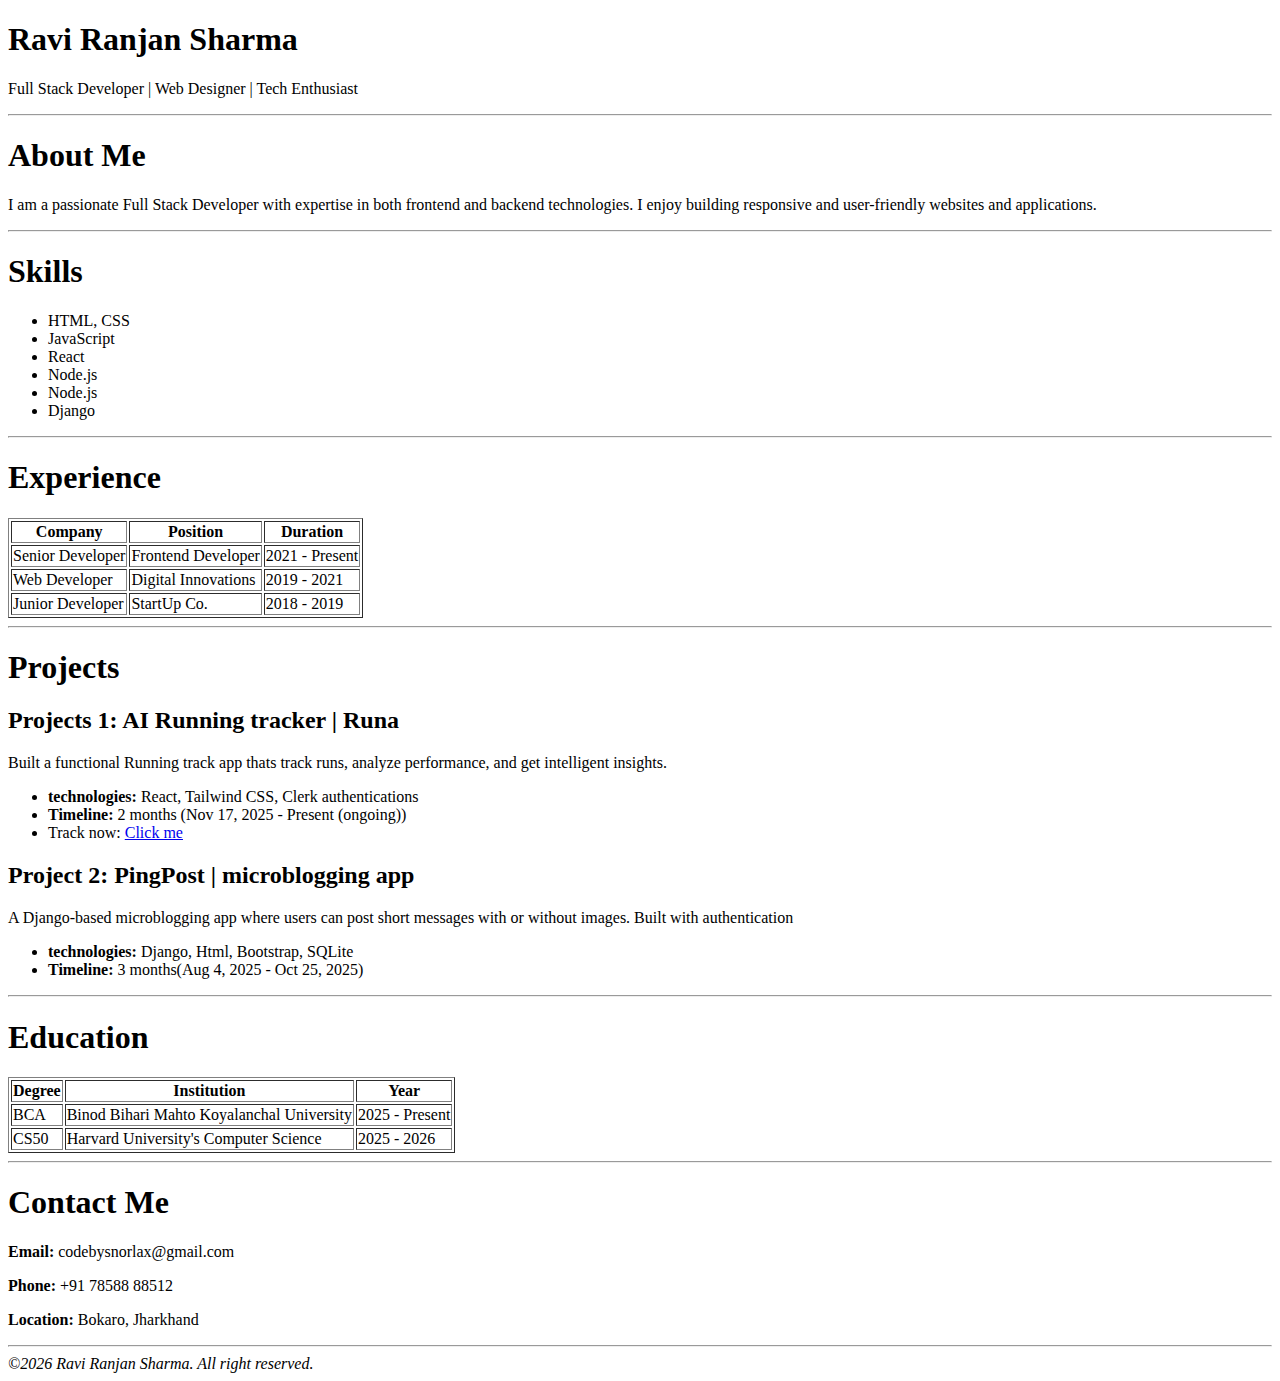
<file: htmlResumePage/index.html>
<!DOCTYPE html>
<html lang="en">
  <head>
    <meta charset="UTF-8" />
    <meta name="viewport" content="width=device-width, initial-scale=1.0" />
    <title>HTML Resume Page Assignment</title>
  </head>
  <body>
    <header>
      <h1>Ravi Ranjan Sharma</h1>
      <p>Full Stack Developer | Web Designer | Tech Enthusiast</p>
    </header>
    <hr />
    <main>
      <section>
        <h1>About Me</h1>
        <p>
          I am a passionate Full Stack Developer with expertise in both frontend
          and backend technologies. I enjoy building responsive and
          user-friendly websites and applications.
        </p>
      </section>
      <hr />
      <section>
        <h1>Skills</h1>
        <ul>
          <li>HTML, CSS</li>
          <li>JavaScript</li>
          <li>React</li>
          <li>Node.js</li>
          <li>Node.js</li>
          <li>Django</li>
        </ul>
      </section>
      <hr />
      <section>
        <h1>Experience</h1>
        <table border="1">
          <tr>
            <th>Company</th>
            <th>Position</th>
            <th>Duration</th>
          </tr>
          <tr>
            <td>Senior Developer</td>
            <td>Frontend Developer</td>
            <td>2021 - Present</td>
          </tr>
          <tr>
            <td>Web Developer</td>
            <td>Digital Innovations</td>
            <td>2019 - 2021</td>
          </tr>
          <tr>
            <td>Junior Developer</td>
            <td>StartUp Co.</td>
            <td>2018 - 2019</td>
          </tr>
        </table>
      </section>
      <hr />
      <section>
        <h1>Projects</h1>
        <h2>Projects 1: AI Running tracker | Runa</h2>
        <p>
          Built a functional Running track app thats track runs, analyze
          performance, and get intelligent insights.
        </p>
        <ul>
          <li>
            <b>technologies:</b> React, Tailwind CSS, Clerk authentications
          </li>
          <li><b>Timeline: </b>2 months (Nov 17, 2025 - Present (ongoing))</li>
          <li><b></b>Track now: </b> <a href="https://runa-fit.vercel.app">Click me</a></li>
        </ul>
        <h2>Project 2: PingPost | microblogging app</h2>
        <p>
          A Django-based microblogging app where users can post short messages
          with or without images. Built with authentication
        </p>
        <ul>
          <li><b>technologies: </b>Django, Html, Bootstrap, SQLite</li>
          <li><b>Timeline: </b>3 months(Aug 4, 2025 - Oct 25, 2025)</li>
        </ul>
      </section>
      <hr />
      <section>
        <h1>Education</h1>
        <table border="1">
          <tr>
            <th>Degree</th>
            <th>Institution</th>
            <th>Year</th>
          </tr>
          <tr>
            <td>BCA</td>
            <td>Binod Bihari Mahto Koyalanchal University</td>
            <td>2025 - Present</td>
          </tr>
          <tr>
            <td>CS50</td>
            <td>Harvard University's Computer Science</td>
            <td>2025 - 2026</td>
          </tr>
        </table>
      </section>
      <hr />
      <section>
        <h1>Contact Me</h1>
        <p><b>Email: </b>codebysnorlax@gmail.com</p>
        <p><b>Phone: </b>+91 78588 88512</p>
        <p><b>Location: </b>Bokaro, Jharkhand</p>
      </section>
    </main>
    <hr>
    <footer>
      <i>©2026 Ravi Ranjan Sharma. All right reserved.</i>
    </footer>
  </body>
</html>
</file>
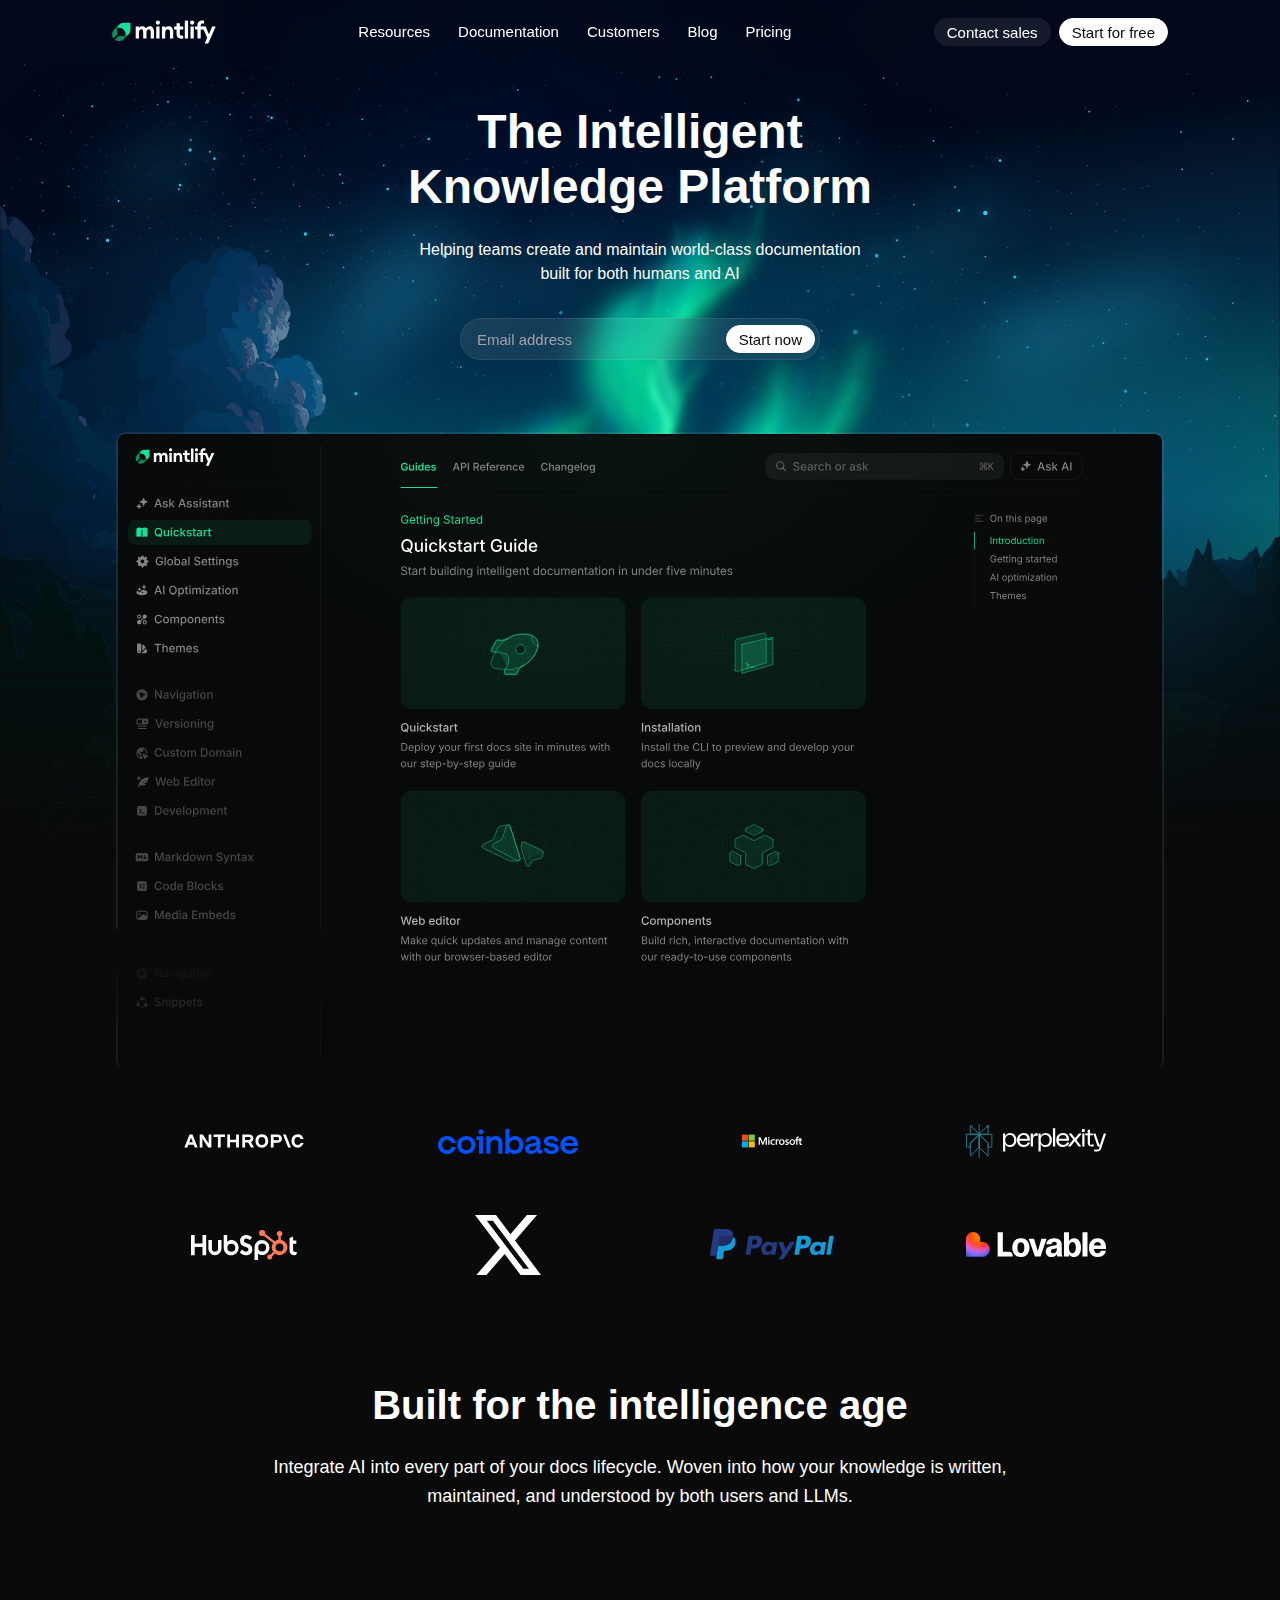
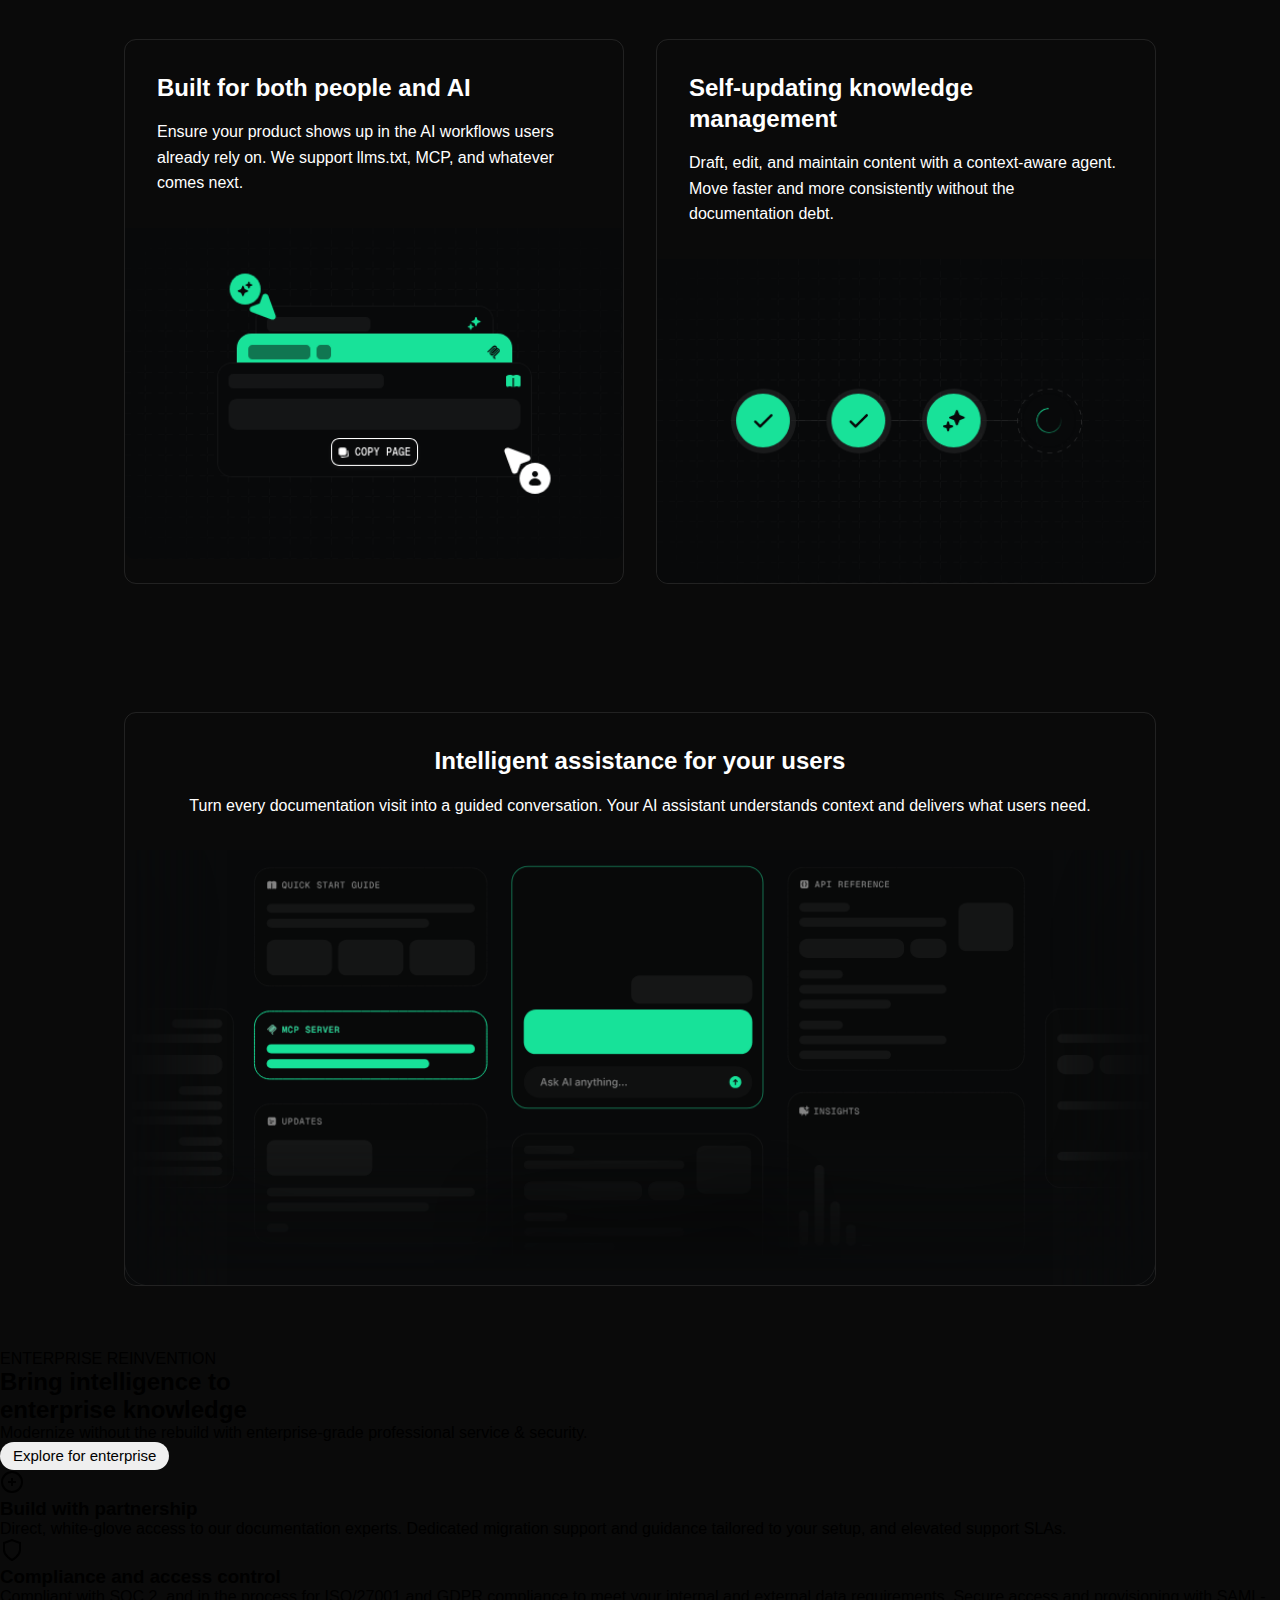
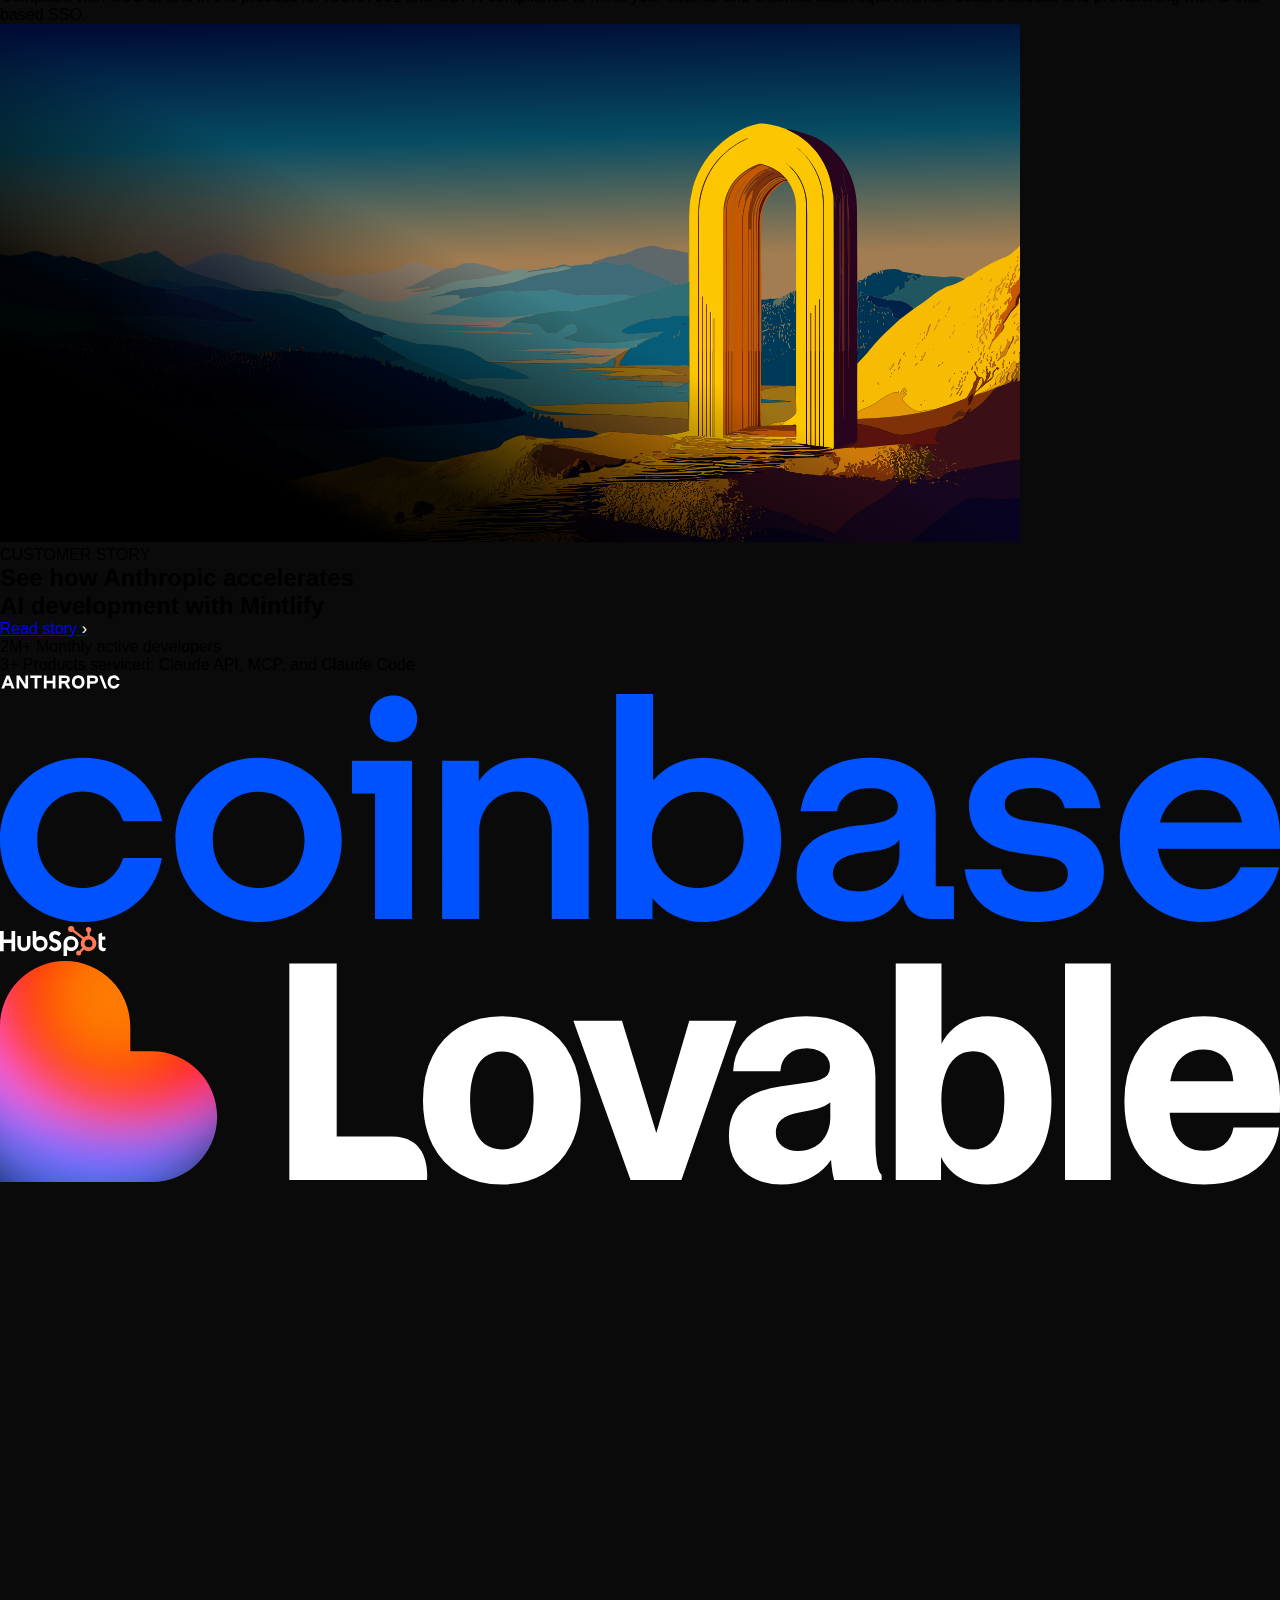
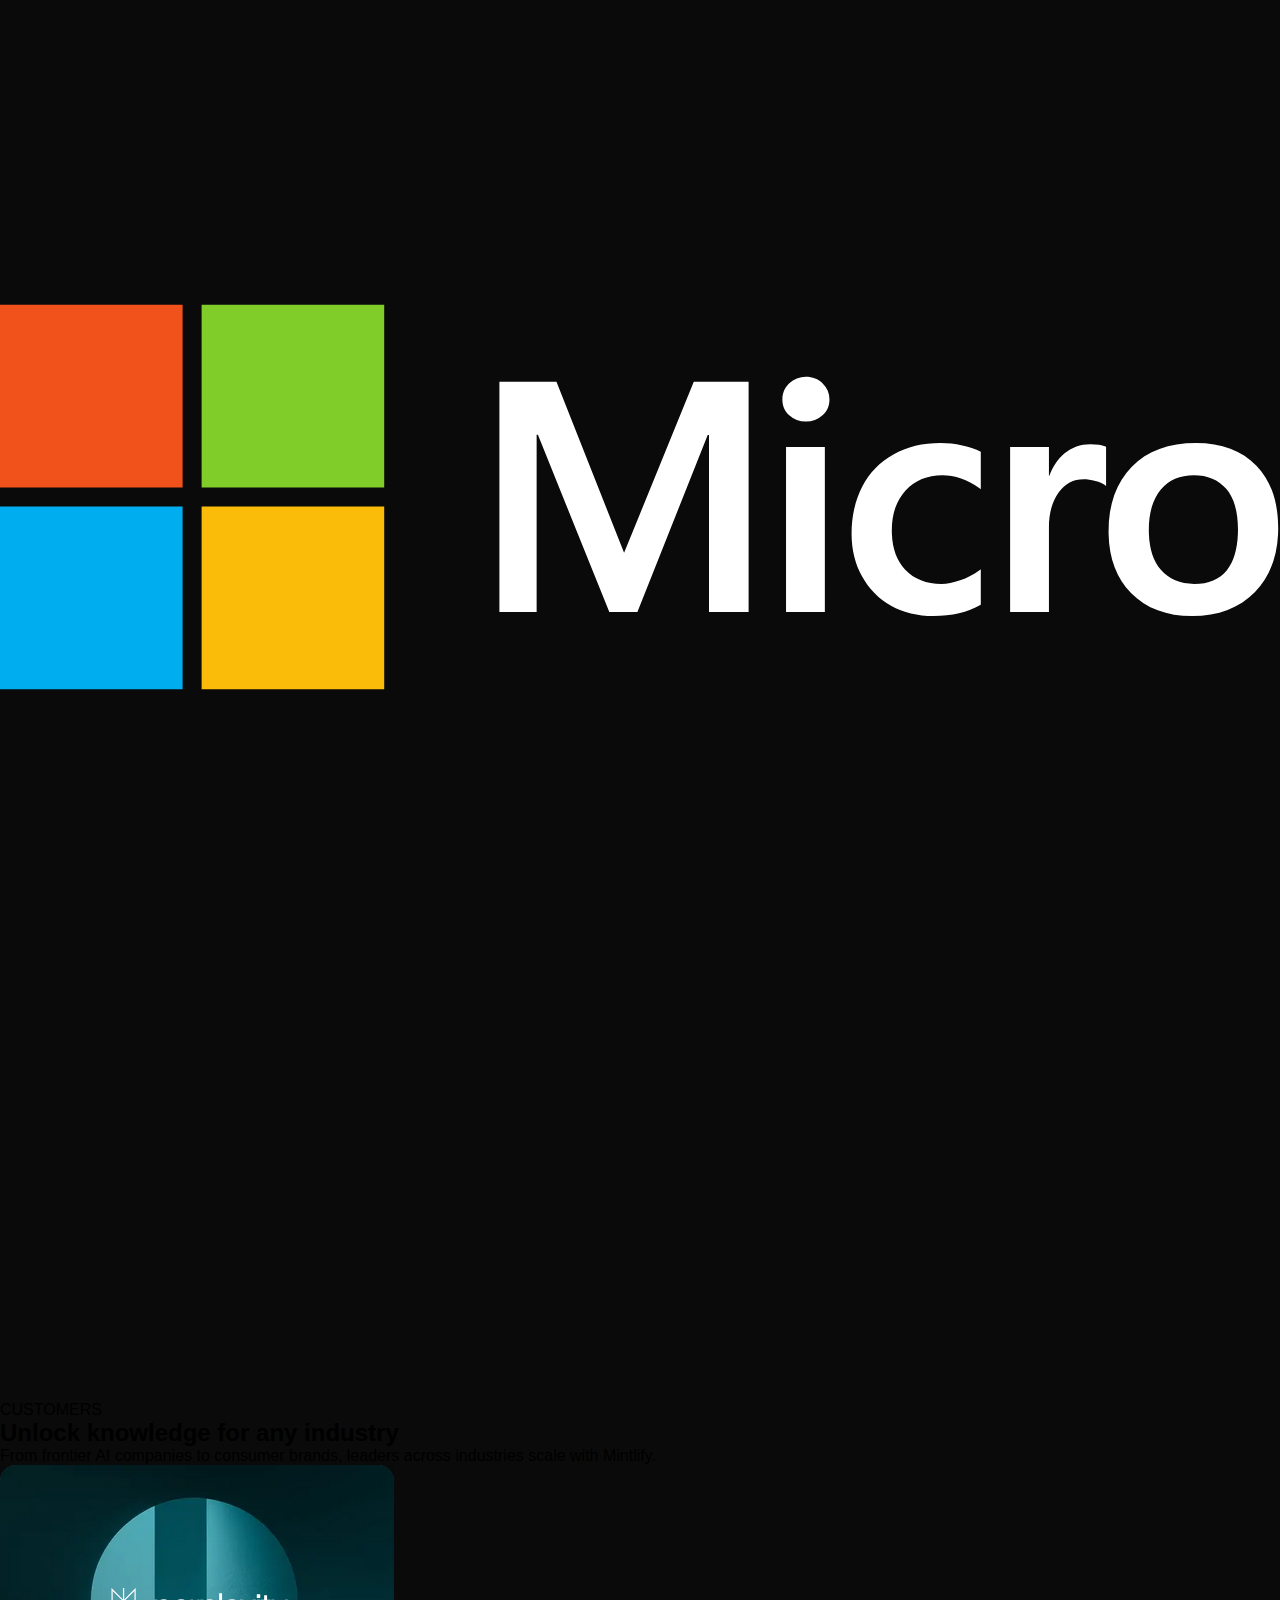
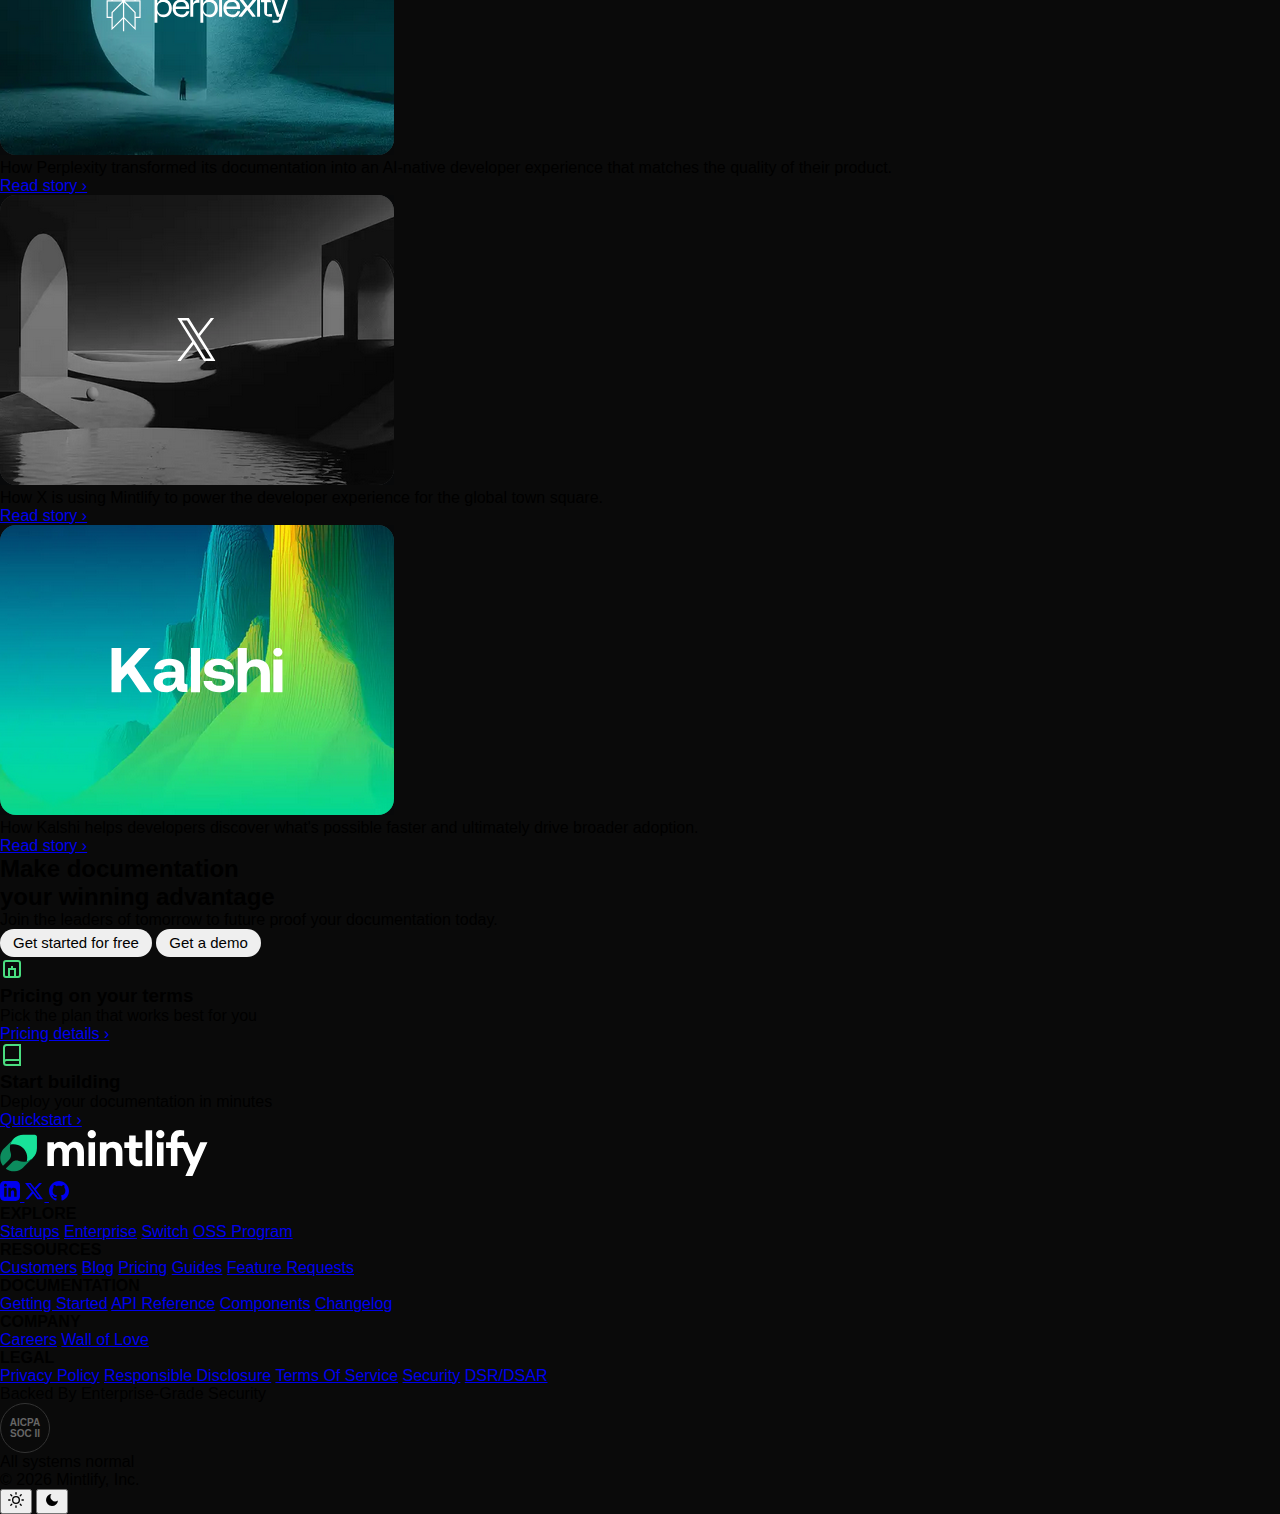
<file: webClone/mintlify/index.html>
<!doctype html>
<html lang="en">

<head>
  <meta charset="UTF-8" />
  <meta name="viewport" content="width=device-width, initial-scale=1.0" />
  <link rel="stylesheet" href="style.css" />
  <title>mintlify</title>
</head>

<body>
  <header class="header-sticky">
    <nav class="nav-bar">
      <div class="logo">
        <img src="assets/logo/mintlify_logo.svg" alt="logo" />
      </div>
      <ul class="nav-links">
        <li><a class="nav__link" href="#" target="">Resources</a></li>
        <li><a class="nav__link" href="#" target="">Documentation</a></li>
        <li><a class="nav__link" href="#" target="">Customers</a></li>
        <li><a class="nav__link" href="#" target="">Blog</a></li>
        <li><a class="nav__link" href="#" target="">Pricing</a></li>
      </ul>
      <div class="nav-actions">
        <button class="btn sign-in">Contact sales</button>
        <button class="btn download">Start for free</button>
      </div>
    </nav>
  </header>
  <main>
    <section class="hero-section">
      <div class="bg-image-hero"></div>
      <div class="hero-content">
        <h1 class="hero-title">The Intelligent Knowledge Platform</h1>
        <p class="hero-description">
          Helping teams create and maintain world-class documentation built
          for both humans and AI
        </p>
        <form class="hero-form">
          <input type="email" required inputmode="email" autocomplete="email" placeholder="Email address"
            class="hero-input" value="" />
          <button class="hero-submit">Start now</button>
        </form>
      </div>
      <div aria-hidden="true" class="hero-image-container">
        <div class="hero-image-wrapper">
          <img alt="Hero illustration" width="1074" height="653" class="hero-image" src="assets/blog-img.svg" />
        </div>
      </div>
    </section>
    <section class="company-logos">
      <div class="logos-grid">
        <div class="logo-item">
          <img src="assets/logo/anthropic.svg" alt="" />
        </div>
        <div class="logo-item">
          <img src="assets/logo/Coinbase.svg" alt="" />
        </div>
        <div class="logo-item">
          <img src="assets/logo/microsoft.svg" alt="" />
        </div>
        <div class="logo-item">
          <img src="assets/logo/Perplexity.svg" alt="" />
        </div>
        <div class="logo-item">
          <img src="assets/logo/HubSpot.svg" alt="" />
        </div>
        <div class="logo-item"><img src="assets/logo/x.svg" alt="" /></div>
        <div class="logo-item">
          <img src="assets/logo/PayPal.svg" alt="" />
        </div>
        <div class="logo-item">
          <img src="assets/logo/lovable.svg" alt="" />
        </div>
      </div>
    </section>
    <section class="intelligence-section">
      <div class="intelligence-content">
        <h2 class="intelligence-title">Built for the intelligence age</h2>
        <p class="intelligence-description">
          Integrate AI into every part of your docs lifecycle. Woven into how
          your knowledge is written, maintained, and understood by both users
          and LLMs.
        </p>
      </div>
    </section>
    <section class="features-section">
      <div class="features-grid">
        <div class="feature-card">
          <div class="feature-content">
            <h3 class="feature-title">Built for both people and AI</h3>
            <p class="feature-description">
              Ensure your product shows up in the AI workflows users already
              rely on. We support llms.txt, MCP, and whatever comes next.
            </p>
          </div>
          <img src="assets/bg/first.png" alt="LLMs and MCP integration" class="feature-image" />
        </div>
        <div class="feature-card">
          <div class="feature-content">
            <h3 class="feature-title">Self-updating knowledge management</h3>
            <p class="feature-description">
              Draft, edit, and maintain content with a context-aware agent.
              Move faster and more consistently without the documentation
              debt.
            </p>
          </div>
          <img src="assets/bg/secong.png" alt="AI agent" class="feature-image" />
        </div>
      </div>
    </section>
    <section class="assistant-section">
      <div class="assistant-card">
        <div class="assistant-content">
          <h3 class="assistant-title">
            Intelligent assistance for your users
          </h3>
          <p class="assistant-description">
            Turn every documentation visit into a guided conversation. Your AI
            assistant understands context and delivers what users need.
          </p>
        </div>
        <img src="assets/bg/middle.png" alt="AI Assistant" class="assistant-image" />
      </div>
    </section>

    <section class="enterprise-section">
      <div class="enterprise-container">
        <div class="enterprise-header">
          <div class="enterprise-text">
            <span class="enterprise-label">ENTERPRISE REINVENTION</span>
            <h2 class="enterprise-title">
              Bring intelligence to<br />enterprise knowledge
            </h2>
            <p class="enterprise-description">
              Modernize without the rebuild with enterprise-grade professional
              service & security.
            </p>
          </div>
          <button class="btn enterprise-btn">Explore for enterprise</button>
        </div>

        <div class="enterprise-features">
          <div class="ent-feature">
            <div class="ent-icon partner-icon">
              <!-- Placeholder for partner icon -->
              <svg width="24" height="24" viewBox="0 0 24 24" fill="none" stroke="currentColor" stroke-width="2">
                <circle cx="12" cy="12" r="10"></circle>
                <path d="M8 12h8m-4-4v8"></path>
              </svg>
            </div>
            <h3 class="ent-feature-title">Build with partnership</h3>
            <p class="ent-feature-desc">
              Direct, white-glove access to our documentation experts. Dedicated
              migration support and guidance tailored to your setup, and
              elevated support SLAs.
            </p>
          </div>
          <div class="ent-feature">
            <div class="ent-icon security-icon">
              <!-- Placeholder for security icon -->
              <svg width="24" height="24" viewBox="0 0 24 24" fill="none" stroke="currentColor" stroke-width="2">
                <path d="M12 22s8-4 8-10V5l-8-3-8 3v7c0 6 8 10 8 10z"></path>
              </svg>
            </div>
            <h3 class="ent-feature-title">Compliance and access control</h3>
            <p class="ent-feature-desc">
              Compliant with SOC 2, and in the process for ISO/27001 and GDPR
              compliance to meet your internal and external data requirements.
              Secure access and provisioning with SAML-based SSO.
            </p>
          </div>
        </div>

        <!-- Customer Story Card -->
        <div class="cust-card">
          <div class="cust-bg-wrapper">
            <img src="assets/anthropic.svg" alt="Customer background" class="cust-bg-image" />
            <div class="cust-overlay"></div>
          </div>
          <div class="cust-content">
            <p class="cust-label">CUSTOMER STORY</p>
            <h2 class="cust-title">
              See how Anthropic accelerates <br />AI development with Mintlify
            </h2>
            <a href="#" class="cust-link">Read story <span class="arrow-icon">›</span></a>

            <div class="cust-stats">
              <div class="stat-item">
                <span class="stat-value">2M+</span>
                <span class="stat-label">Monthly active developers</span>
              </div>
              <div class="stat-item">
                <span class="stat-value">3+</span>
                <span class="stat-label">Products serviced: Claude API, MCP, and Claude Code</span>
              </div>
            </div>
          </div>
        </div>

        <div class="enterprise-logos">
          <img src="assets/logo/anthropic.svg" alt="Anthropic" />
          <img src="assets/logo/Coinbase.svg" alt="Coinbase" />
          <img src="assets/logo/HubSpot.svg" alt="HubSpot" />
          <img src="assets/logo/lovable.svg" alt="Lovable" />
          <img class="logo-att" src="assets/logo/microsoft.svg" alt="Microsoft" />
        </div>
      </div>
    </section>

    <section class="industry-section">
      <div class="industry-container">
        <div class="industry-header">
          <span class="industry-label">CUSTOMERS</span>
          <h2 class="industry-title">Unlock knowledge for any industry</h2>
          <p class="industry-desc">
            From frontier AI companies to consumer brands, leaders across
            industries scale with Mintlify.
          </p>
        </div>
        <div class="industry-grid">
          <!-- Card 1: Perplexity -->
          <div class="industry-item">
            <div class="industry-card">
              <div class="industry-bg">
                <img src="assets/card/fir.png" alt="" />
              </div>
            </div>
            <div class="industry-text-content">
              <p class="industry-card-desc">
                How Perplexity transformed its documentation into an AI-native
                developer experience that matches the quality of their product.
              </p>
              <a href="#" class="industry-read-more">Read story ›</a>
            </div>
          </div>
          <!-- Card 2: X (formerly Cursor) -->
          <div class="industry-item">
            <div class="industry-card">
              <!-- Use a dark background for X -->
              <div class="industry-bg">
                <img src="assets/card/sec.png" alt="" />
              </div>

            </div>
            <div class="industry-text-content">
              <p class="industry-card-desc">
                How X is using Mintlify to power the developer experience for
                the global town square.
              </p>
              <a href="#" class="industry-read-more">Read story ›</a>
            </div>
          </div>

          <!-- Card 3: Kalshi -->
          <div class="industry-item">
            <div class="industry-card">
              <div class="industry-bg">
                <img src="assets/card/thr.png" alt="" />
              </div>
            </div>
            <div class="industry-text-content">
              <p class="industry-card-desc">
                How Kalshi helps developers discover what's possible faster and
                ultimately drive broader adoption.
              </p>
              <a href="#" class="industry-read-more">Read story ›</a>
            </div>
          </div>
        </div>
      </div>
    </section>

    <section class="final-cta-section">
      <div class="final-cta-content">
        <h2 class="final-cta-title">
          Make documentation<br />your winning advantage
        </h2>
        <p class="final-cta-desc">
          Join the leaders of tomorrow to future proof your documentation today.
        </p>
        <div class="final-cta-buttons">
          <button class="btn final-start-btn">Get started for free</button>
          <button class="btn final-demo-btn">Get a demo</button>
        </div>
      </div>

      <div class="final-features-grid">
        <!-- Feature 1 -->
        <div class="final-feature-item">
          <div class="final-feature-icon">
            <svg width="24" height="24" viewBox="0 0 24 24" fill="none" stroke="#4ade80" stroke-width="2">
              <rect x="4" y="4" width="16" height="16" rx="2" />
              <path d="M9 20v-8h6v8" />
              <path d="M12 12v-3" />
            </svg>
          </div>
          <h3 class="final-feature-title">Pricing on your terms</h3>
          <p class="final-feature-text">Pick the plan that works best for you</p>
          <a href="#" class="final-feature-link">Pricing details ›</a>
        </div>

        <!-- Vertical Divider -->
        <div class="final-feature-divider"></div>

        <!-- Feature 2 -->
        <div class="final-feature-item">
          <div class="final-feature-icon">
            <svg width="24" height="24" viewBox="0 0 24 24" fill="none" stroke="#4ade80" stroke-width="2">
              <path d="M4 19.5A2.5 2.5 0 0 1 6.5 17H20" />
              <path d="M6.5 2H20v20H6.5A2.5 2.5 0 0 1 4 19.5v-15A2.5 2.5 0 0 1 6.5 2z" />
            </svg>
          </div>
          <h3 class="final-feature-title">Start building</h3>
          <p class="final-feature-text">Deploy your documentation in minutes</p>
          <a href="#" class="final-feature-link">Quickstart ›</a>
        </div>
      </div>
    </section>
  </main>

  <footer class="footer">
    <div class="footer-container">
      <div class="footer-top">
        <div class="footer-logo">
          <img src="assets/logo/mintlify_logo.svg" alt="Mintlify" />
        </div>
        <div class="social-links">
          <a href="#" aria-label="LinkedIn">
            <svg width="20" height="20" viewBox="0 0 24 24" fill="currentColor">
              <path
                d="M19 0h-14c-2.761 0-5 2.239-5 5v14c0 2.761 2.239 5 5 5h14c2.762 0 5-2.239 5-5v-14c0-2.761-2.238-5-5-5zm-11 19h-3v-11h3v11zm-1.5-12.268c-.966 0-1.75-.79-1.75-1.764s.784-1.764 1.75-1.764 1.75.79 1.75 1.764-.783 1.764-1.75 1.764zm13.5 12.268h-3v-5.604c0-3.368-4-3.113-4 0v5.604h-3v-11h3v1.765c1.396-2.586 7-2.777 7 2.476v6.759z" />
            </svg>
          </a>
          <a href="#" aria-label="X (Twitter)">
            <svg width="20" height="20" viewBox="0 0 24 24" fill="currentColor">
              <path
                d="M18.244 2.25h3.308l-7.227 8.26 8.502 11.24H16.17l-5.214-6.817L4.99 21.75H1.68l7.73-8.835L1.254 2.25H8.08l4.713 6.231zm-1.161 17.52h1.833L7.084 4.126H5.117z" />
            </svg>
          </a>
          <a href="#" aria-label="GitHub">
            <svg width="20" height="20" viewBox="0 0 24 24" fill="currentColor">
              <path
                d="M12 0c-6.626 0-12 5.373-12 12 0 5.302 3.438 9.8 8.207 11.387.599.111.793-.261.793-.577v-2.234c-3.338.726-4.033-1.416-4.033-1.416-.546-1.387-1.333-1.756-1.333-1.756-1.089-.745.083-.729.083-.729 1.205.084 1.839 1.237 1.839 1.237 1.07 1.834 2.807 1.304 3.492.997.107-.775.418-1.305.762-1.604-2.665-.305-5.467-1.334-5.467-5.931 0-1.311.469-2.381 1.236-3.221-.124-.303-.535-1.524.117-3.176 0 0 1.008-.322 3.301 1.23.957-.266 1.983-.399 3.003-.404 1.02.005 2.047.138 3.006.404 2.291-1.552 3.297-1.23 3.297-1.23.653 1.653.242 2.874.118 3.176.77.84 1.235 1.911 1.235 3.221 0 4.609-2.807 5.624-5.479 5.921.43.372.823 1.102.823 2.222v3.293c0 .319.192.694.801.576 4.765-1.589 8.199-6.086 8.199-11.386 0-6.627-5.373-12-12-12z" />
            </svg>
          </a>
        </div>
      </div>

      <div class="footer-links">
        <div class="footer-col">
          <h4>EXPLORE</h4>
          <a href="#">Startups</a>
          <a href="#">Enterprise</a>
          <a href="#">Switch</a>
          <a href="#">OSS Program</a>
        </div>
        <div class="footer-col">
          <h4>RESOURCES</h4>
          <a href="#">Customers</a>
          <a href="#">Blog</a>
          <a href="#">Pricing</a>
          <a href="#">Guides</a>
          <a href="#">Feature Requests</a>
        </div>
        <div class="footer-col">
          <h4>DOCUMENTATION</h4>
          <a href="#">Getting Started</a>
          <a href="#">API Reference</a>
          <a href="#">Components</a>
          <a href="#">Changelog</a>
        </div>
        <div class="footer-col">
          <h4>COMPANY</h4>
          <a href="#">Careers</a>
          <a href="#">Wall of Love</a>
        </div>
        <div class="footer-col">
          <h4>LEGAL</h4>
          <a href="#">Privacy Policy</a>
          <a href="#">Responsible Disclosure</a>
          <a href="#">Terms Of Service</a>
          <a href="#">Security</a>
          <a href="#">DSR/DSAR</a>
        </div>
      </div>

      <!-- Security Section -->
      <div class="footer-security">
        <p class="security-text">Backed By Enterprise-Grade Security</p>
        <div class="security-badge">
          <span
            style="font-size: 10px; border: 1px solid #333; padding: 4px; border-radius: 50%; width: 50px; height: 50px; display: flex; align-items: center; justify-content: center; text-align: center; color: #666; font-weight: bold;">AICPA<br>SOC
            II</span>
        </div>
      </div>

      <!-- Bottom Bar -->
      <div class="footer-bottom">
        <div class="status-badge">
          <span class="status-dot-pulse"></span>
          All systems normal
        </div>
        <p class="copyright">© 2026 Mintlify, Inc.</p>
        <div class="theme-toggle">
          <button class="theme-btn" aria-label="Light Mode">
            <svg width="16" height="16" viewBox="0 0 24 24" fill="none" stroke="currentColor" stroke-width="2"
              stroke-linecap="round" stroke-linejoin="round">
              <circle cx="12" cy="12" r="5" />
              <line x1="12" y1="1" x2="12" y2="3" />
              <line x1="12" y1="21" x2="12" y2="23" />
              <line x1="4.22" y1="4.22" x2="5.64" y2="5.64" />
              <line x1="18.36" y1="18.36" x2="19.78" y2="19.78" />
              <line x1="1" y1="12" x2="3" y2="12" />
              <line x1="21" y1="12" x2="23" y2="12" />
              <line x1="4.22" y1="19.78" x2="5.64" y2="18.36" />
              <line x1="18.36" y1="5.64" x2="19.78" y2="4.22" />
            </svg>
          </button>
          <button class="theme-btn active" aria-label="Dark Mode">
            <svg width="16" height="16" viewBox="0 0 24 24" fill="currentColor" stroke="none">
              <path d="M21 12.79A9 9 0 1 1 11.21 3 7 7 0 0 0 21 12.79z" />
            </svg>
          </button>
        </div>
      </div>
    </div>
  </footer>
</body>

</html>
</file>
<file: webClone/mintlify/style.css>
* {
  box-sizing: border-box;
  margin: 0;
  font-family:
    "Inter",
    -apple-system,
    BlinkMacSystemFont,
    "Segoe UI",
    sans-serif;
}

:root {
  --c-main: #0a0a0a;
  --text-main: #ffffff;
  --text-muted: #a1a1aa;
  --background-soft: rgba(255, 255, 255, 0.08);
  --border-surface: rgba(255, 255, 255, 0.1);
  --brand: #18e299;
}

body {
  background-color: var(--c-main);
  background-image: url("assets/hero-image-dark.svg");
  background-repeat: no-repeat;
  background-size: contain;
  background-position: center top;
  min-height: 200vh;
}

.header-sticky {
  position: fixed;
  top: 0;
  left: 0;
  right: 0;
  width: 100%;
  padding: 16px 24px;
  z-index: 50;
  backdrop-filter: blur(16px);
  -webkit-backdrop-filter: blur(16px);
}

.nav-bar {
  display: flex;
  align-items: center;
  max-width: 66rem;
  width: 100%;
  margin: 0 auto;
  gap: 32px;
}

.logo {
  display: flex;
  align-items: center;
}

.logo img {
  height: 24px;
  width: auto;
}

.nav-links {
  display: flex;
  list-style: none;
  padding: 0;
  margin: 0;
  gap: 4px;
  flex: 1;
  justify-content: center;
}

.nav__link {
  display: inline-flex;
  align-items: center;
  justify-content: center;
  height: 32px;
  padding: 4px 12px;
  border-radius: 9999px;
  color: var(--text-main);
  text-decoration: none;
  font-size: 15px;
  font-weight: 500;
  line-height: 1.5;
  transition: background-color 0.3s ease;
}

.nav__link:hover {
  background-color: var(--background-soft);
}

.nav-actions {
  display: flex;
  align-items: center;
  gap: 8px;
  margin-left: auto;
}

.btn {
  display: inline-flex;
  align-items: center;
  justify-content: center;
  gap: 6px;
  white-space: nowrap;
  border-radius: 9999px;
  font-weight: 500;
  font-size: 15px;
  padding: 4.5px 12px;
  height: fit-content;
  border: 1px solid transparent;
  cursor: pointer;
  transition: all 0.1s ease;
}

.sign-in {
  background-color: var(--background-soft);
  color: var(--text-main);
}

.sign-in:hover {
  background-color: rgba(255, 255, 255, 0.12);
}

.download {
  background-color: var(--text-main);
  color: var(--c-main);
  border: 1px solid var(--text-main);
  box-shadow: 0 1px 2px rgba(0, 0, 0, 0.1);
}

.download:hover {
  background-color: rgba(255, 255, 255, 0.85);
}

/* Hero Section */
.hero-section {
  position: relative;
  isolation: isolate;
}

.bg-image-hero {
  user-select: none;
  pointer-events: none;
}

.announcement-banner {
  position: absolute;
  top: 30px;
  left: 50%;
  transform: translateX(-50%);
  cursor: pointer;
  width: fit-content;
  padding-left: 4px;
  padding-right: 8px;
  padding-top: 4px;
  padding-bottom: 4px;
  display: flex;
  align-items: center;
  gap: 10px;
  background-color: var(--background-soft);
  backdrop-filter: blur(12px);
  border-radius: 60px;
  text-decoration: none;
  transition: background-color 0.3s ease;
}

.announcement-banner:hover {
  background-color: rgba(255, 255, 255, 0.12);
}

.new-badge {
  text-transform: uppercase;
  padding: 2px 8px;
  border-radius: 60px;
  box-shadow: 0 1px 2px rgba(0, 0, 0, 0.1);
  background-color: var(--brand);
  color: white;
  font-size: 10px;
  font-weight: 500;
  line-height: 1.5;
}

.announcement-text {
  color: var(--text-main);
  font-size: 12px;
  font-weight: 500;
  line-height: 1.5;
  white-space: nowrap;
}

.arrow-icon {
  flex-shrink: 0;
  user-select: none;
  width: 16px;
  height: 16px;
  color: var(--text-main);
}

.hero-content {
  display: flex;
  flex-direction: column;
  align-items: center;
  justify-content: center;
  padding-top: 6.5rem;
  padding-bottom: 4.5rem;
  padding-left: 24px;
  padding-right: 24px;
}

.hero-title {
  width: 100%;
  max-width: 43rem;
  text-align: center;
  color: var(--text-main);
  font-size: 3rem;
  font-weight: 600;
  line-height: 1.15;
  text-wrap: balance;
}

.hero-description {
  color: var(--text-main);
  font-size: 16px;
  line-height: 1.5;
  margin-top: 24px;
  text-align: center;
  max-width: 29.5rem;
}

.hero-form {
  margin-top: 32px;
  padding: 4px;
  max-width: 22.5rem;
  width: 100%;
  border-radius: 9999px;
  border: 1px solid var(--background-soft);
  backdrop-filter: blur(12px);
  background-color: var(--background-soft);
  display: flex;
  align-items: center;
  gap: 6px;
}

.hero-input {
  padding-left: 12px;
  padding-right: 12px;
  height: 32px;
  outline: none;
  width: 100%;
  background: transparent;
  border: none;
  color: var(--text-main);
  font-size: 15px;
  font-weight: 500;
  line-height: 1.5;
}

.hero-input::placeholder {
  color: var(--text-muted);
}

.hero-submit {
  display: inline-flex;
  align-items: center;
  justify-content: center;
  cursor: pointer;
  gap: 6px;
  white-space: nowrap;
  border-radius: 9999px;
  font-weight: 500;
  font-size: 15px;
  padding: 4.5px 12px;
  height: fit-content;
  flex-shrink: 0;
  transition: all 0.1s ease;
  box-shadow: 0 1px 2px rgba(0, 0, 0, 0.1);
  background-color: var(--text-main);
  color: var(--c-main);
  border: 1px solid var(--text-main);
}

.hero-submit:hover {
  background-color: rgba(255, 255, 255, 0.85);
}

.hero-image-container {
  max-width: 67.5rem;
  position: relative;
  margin: 0 auto;
  padding: 0 16px;
  display: flex;
  justify-content: center;
}

.hero-image-container::after {
  content: "";
  pointer-events: none;
  position: absolute;
  left: -8px;
  bottom: 0;
  background-color: var(--c-main);
  width: 22%;
  height: 22%;
  mask-image: linear-gradient(to top, transparent 10%, black 80%);
  -webkit-mask-image: linear-gradient(to top, transparent 10%, black 80%);
}

.hero-image-wrapper {
  overflow: hidden;
  border-radius: 10px;
  border: 2px solid var(--background-soft);
  border-bottom: 0;
  max-width: 1074px;
  width: 100%;
  margin: 0 auto;
}

.hero-image {
  width: 100%;
  height: auto;
  display: block;
  user-select: none;
  background-color: var(--c-main);
  aspect-ratio: 1074 / 653;
}
.company-logos {
  padding: 2rem 24px;
  max-width: 67.5rem;
  margin: 0 auto;
}

.logos-grid {
  display: grid;
  grid-template-columns: repeat(4, 1fr);
  grid-template-rows: repeat(2, 1fr);
  gap: 1.5rem;
  align-items: center;
  justify-items: center;
}

.logo-item {
  width: 150px;
  height: 80px;
  border-radius: 8px;
  display: flex;
  align-items: center;
  justify-content: center;
}

.logo-item img {
  max-width: 140px;
  max-height: 60px;
  object-fit: contain;
}
.intelligence-section {
  padding: 4rem 24px;
  max-width: 67.5rem;
  margin: 0 auto;
}

.intelligence-content {
  display: flex;
  flex-direction: column;
  align-items: center;
  text-align: center;
}

.intelligence-title {
  color: var(--text-main);
  font-size: 2.5rem;
  font-weight: 600;
  line-height: 1.2;
  margin-bottom: 1.5rem;
}

.intelligence-description {
  color: var(--text-main);
  font-size: 18px;
  line-height: 1.6;
  max-width: 50rem;
}
.features-section {
  padding: 4rem 24px;
  max-width: 67.5rem;
  margin: 0 auto;
}

.features-grid {
  display: grid;
  grid-template-columns: 1fr 1fr;
  gap: 2rem;
}

.feature-card {
  background-color: #08090a00;
  border: 1px solid var(--border-surface);
  border-radius: 12px;
  padding: 0;
  overflow: hidden;
  display: flex;
  flex-direction: column;
}

.feature-content {
  padding: 2rem;
}

.feature-title {
  color: var(--text-main);
  font-size: 1.5rem;
  font-weight: 600;
  line-height: 1.3;
  margin-bottom: 1rem;
}

.feature-description {
  color: var(--text-main);
  font-size: 16px;
  line-height: 1.6;
  margin-bottom: 0;
}

.feature-image {
  width: 100%;
  height: auto;
  display: block;
  border-radius: 0 0 11px 11px;
  margin: 0;
}
.assistant-section {
  padding: 4rem 24px;
  max-width: 67.5rem;
  margin: 0 auto;
}

.assistant-card {
  background-color:#08090a00;
;
  border: 1px solid var(--border-surface);
  border-radius: 12px;
  padding: 0;
  overflow: hidden;
  display: flex;
  flex-direction: column;
}

.assistant-content {
  padding: 2rem;
  text-align: center;
}

.assistant-title {
  color: var(--text-main);
  font-size: 1.5rem;
  font-weight: 600;
  line-height: 1.3;
  margin-bottom: 1rem;
}

.assistant-description {
  color: var(--text-main);
  font-size: 16px;
  line-height: 1.6;
  margin-bottom: 0;
}

.assistant-image {
  width: 100%;
  height: auto;
  display: block;
  border-radius: 0 0 11px 11px;
  margin: 0;
}
</file>
